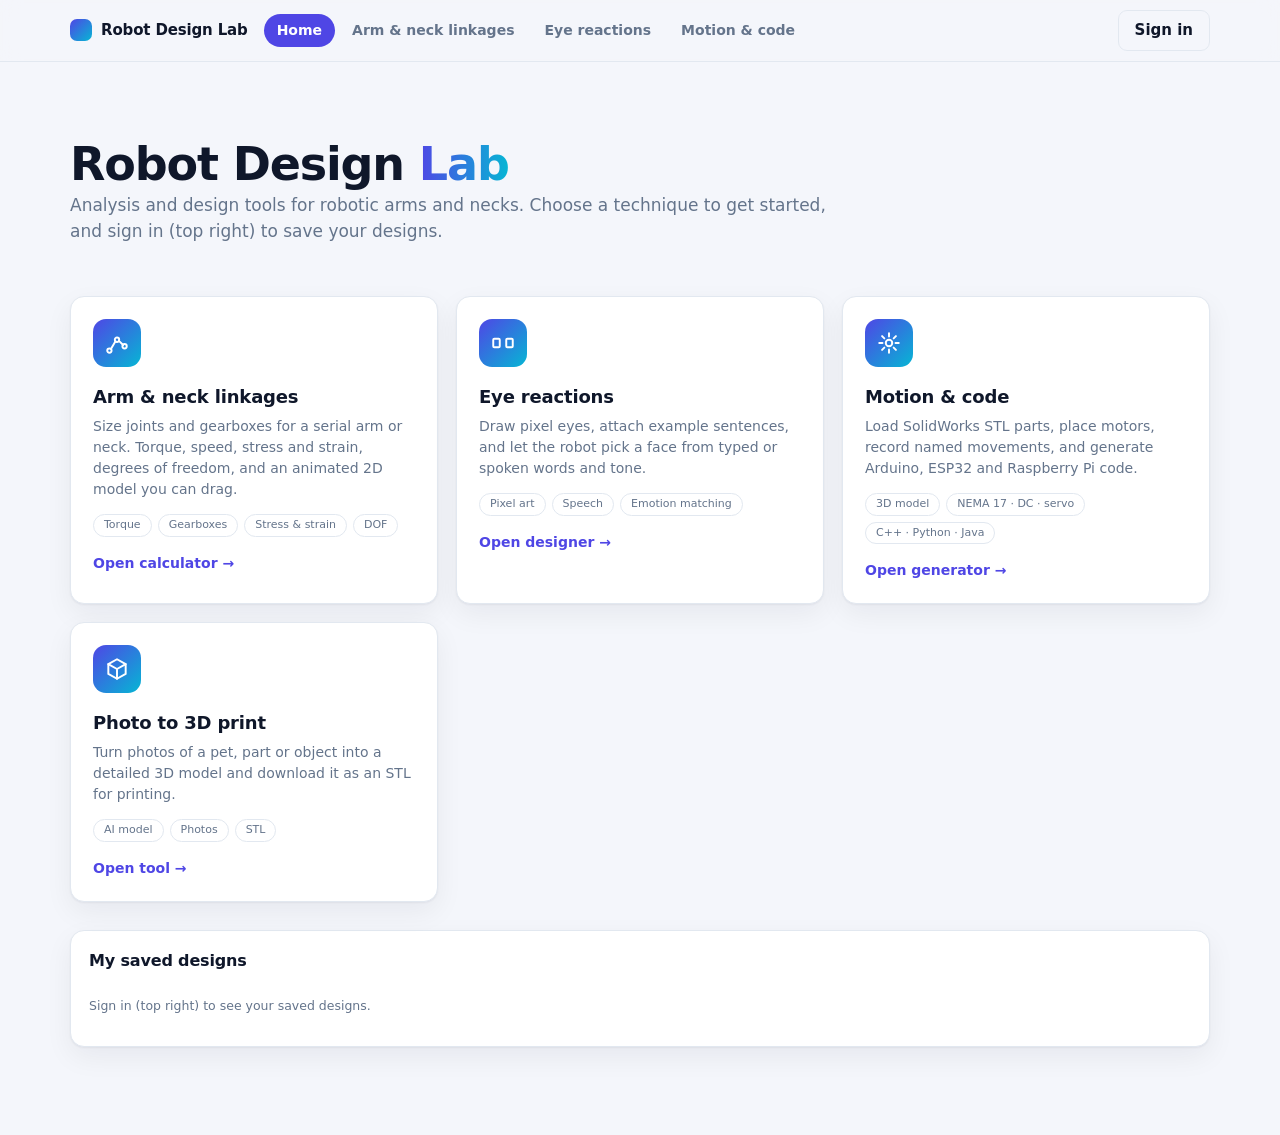
<file: index.html>
<!DOCTYPE html>
<html lang="en"><head><meta charset="utf-8"><meta name="viewport" content="width=device-width,initial-scale=1">
<title>Home · Robot Design Lab</title><link rel="stylesheet" href="style.css"></head>
<body data-page="home"><div id="nav"></div><main class="wrap">
<section class="hero"><h1>Robot Design <span class="grad">Lab</span></h1>
<p class="s" style="font-size:17px">Analysis and design tools for robotic arms and necks. Choose a technique to get started, and sign in (top right) to save your designs.</p></section>
<div class="tools">
<!-- To add a tool: copy one of these cards, point href at the new page, and add the page to LINKS in common.js. -->
<a class="tool" href="arm.html"><div class="ico"><svg viewBox="0 0 24 24"><circle cx="5" cy="19" r="2"/><circle cx="12" cy="9" r="2"/><circle cx="19" cy="15" r="2"/><path d="M6.4 17.6L10.6 10.4M13.8 10l3.9 3.8"/></svg></div>
<h3>Arm &amp; neck linkages</h3><p>Size joints and gearboxes for a serial arm or neck. Torque, speed, stress and strain, degrees of freedom, and an animated 2D model you can drag.</p>
<div class="chips"><span class="chip">Torque</span><span class="chip">Gearboxes</span><span class="chip">Stress &amp; strain</span><span class="chip">DOF</span></div><div class="go">Open calculator →</div></a>
<a class="tool" href="eyes.html"><div class="ico"><svg viewBox="0 0 24 24"><rect x="3" y="8" width="6" height="8" rx="1"/><rect x="15" y="8" width="6" height="8" rx="1"/></svg></div>
<h3>Eye reactions</h3><p>Draw pixel eyes, attach example sentences, and let the robot pick a face from typed or spoken words and tone.</p>
<div class="chips"><span class="chip">Pixel art</span><span class="chip">Speech</span><span class="chip">Emotion matching</span></div><div class="go">Open designer →</div></a>
<a class="tool" href="motion.html"><div class="ico"><svg viewBox="0 0 24 24"><circle cx="12" cy="12" r="3"/><path d="M12 3v3M12 18v3M3 12h3M18 12h3M5.6 5.6l2.1 2.1M16.3 16.3l2.1 2.1M18.4 5.6l-2.1 2.1M7.7 16.3l-2.1 2.1"/></svg></div>
<h3>Motion &amp; code</h3><p>Load SolidWorks STL parts, place motors, record named movements, and generate Arduino, ESP32 and Raspberry Pi code.</p>
<div class="chips"><span class="chip">3D model</span><span class="chip">NEMA 17 · DC · servo</span><span class="chip">C++ · Python · Java</span></div><div class="go">Open generator →</div></a>
<a class="tool" href="photo3d.html"><div class="ico"><svg viewBox="0 0 24 24"><path d="M12 3l8 4.5v9L12 21l-8-4.5v-9z"/><path d="M12 12l8-4.5M12 12v9M12 12L4 7.5"/></svg></div>
<h3>Photo to 3D print</h3><p>Turn photos of a pet, part or object into a detailed 3D model and download it as an STL for printing.</p>
<div class="chips"><span class="chip">AI model</span><span class="chip">Photos</span><span class="chip">STL</span></div><div class="go">Open tool →</div></a>
</div>
<div class="card"><h2>My saved designs</h2><div id="dl2" class="w"></div></div>
</main>
<script src="config.js"></script><script src="common.js"></script>
</body></html>
</file>
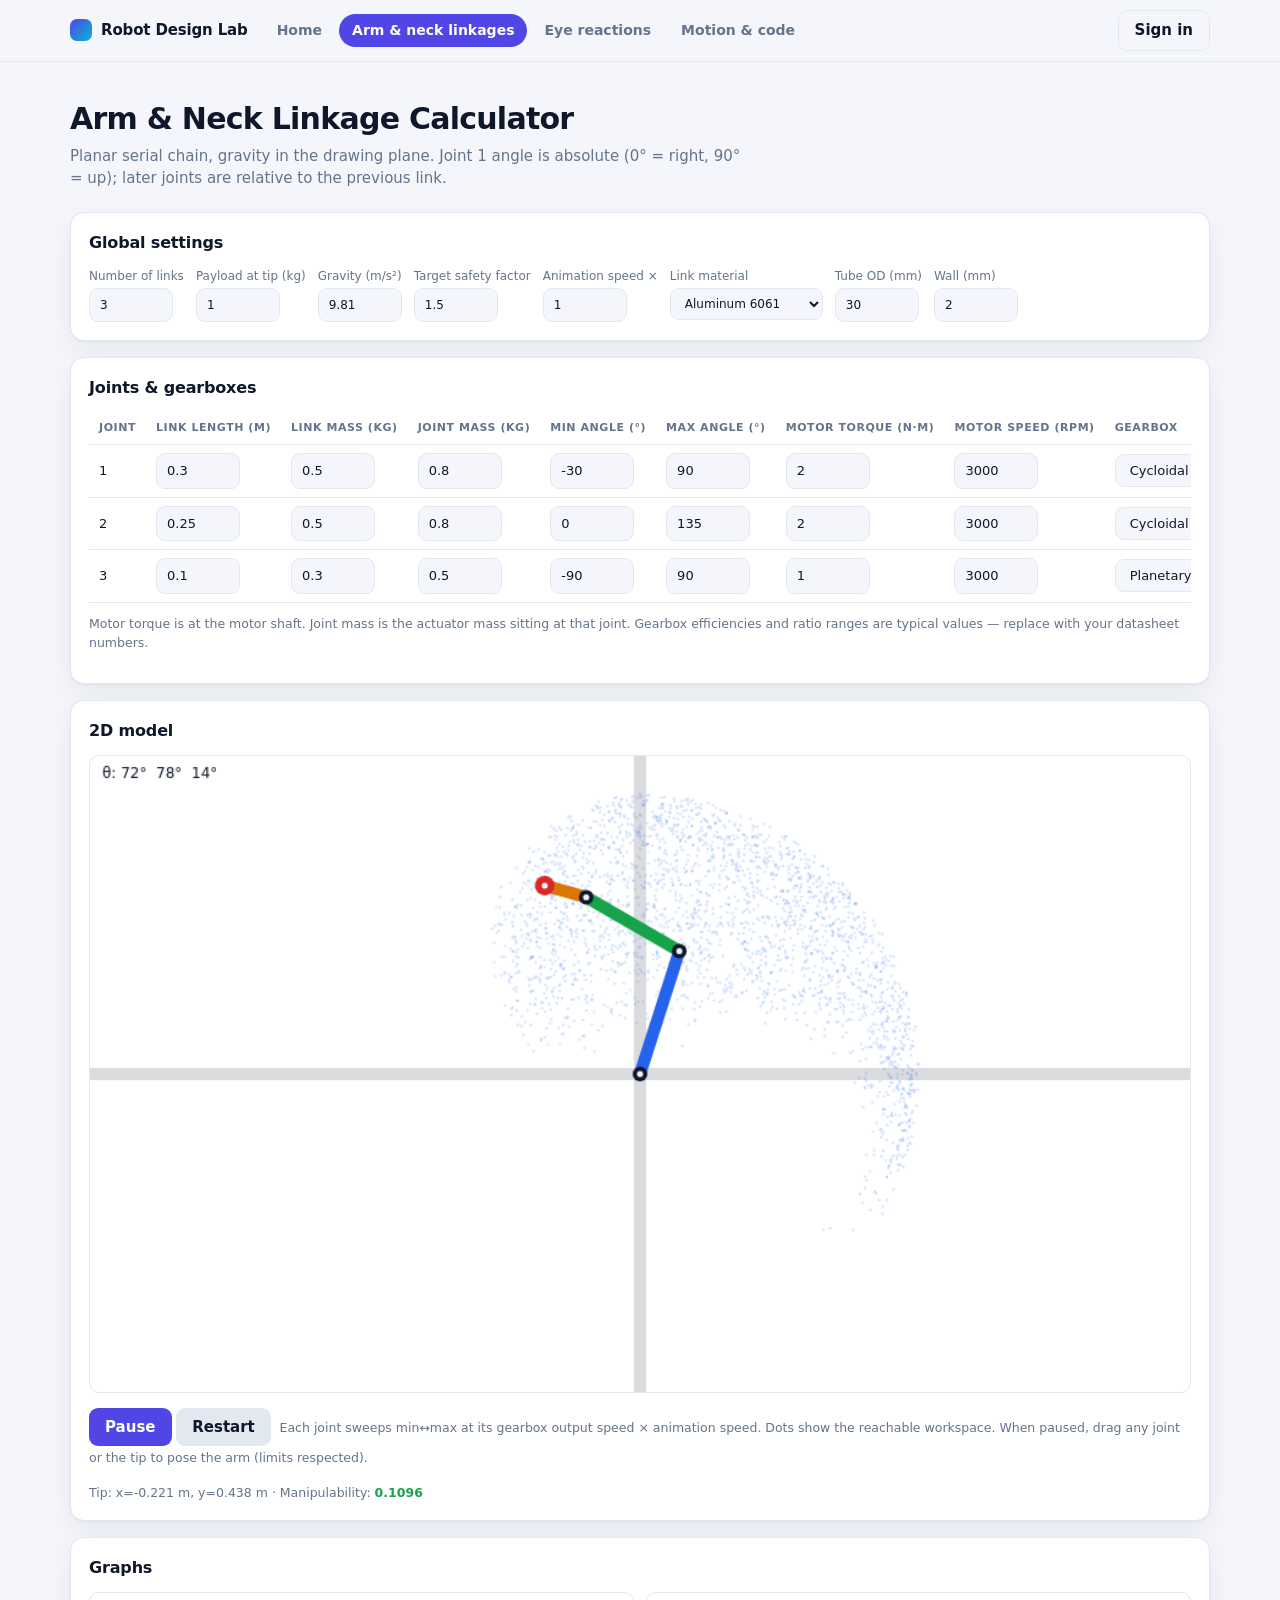
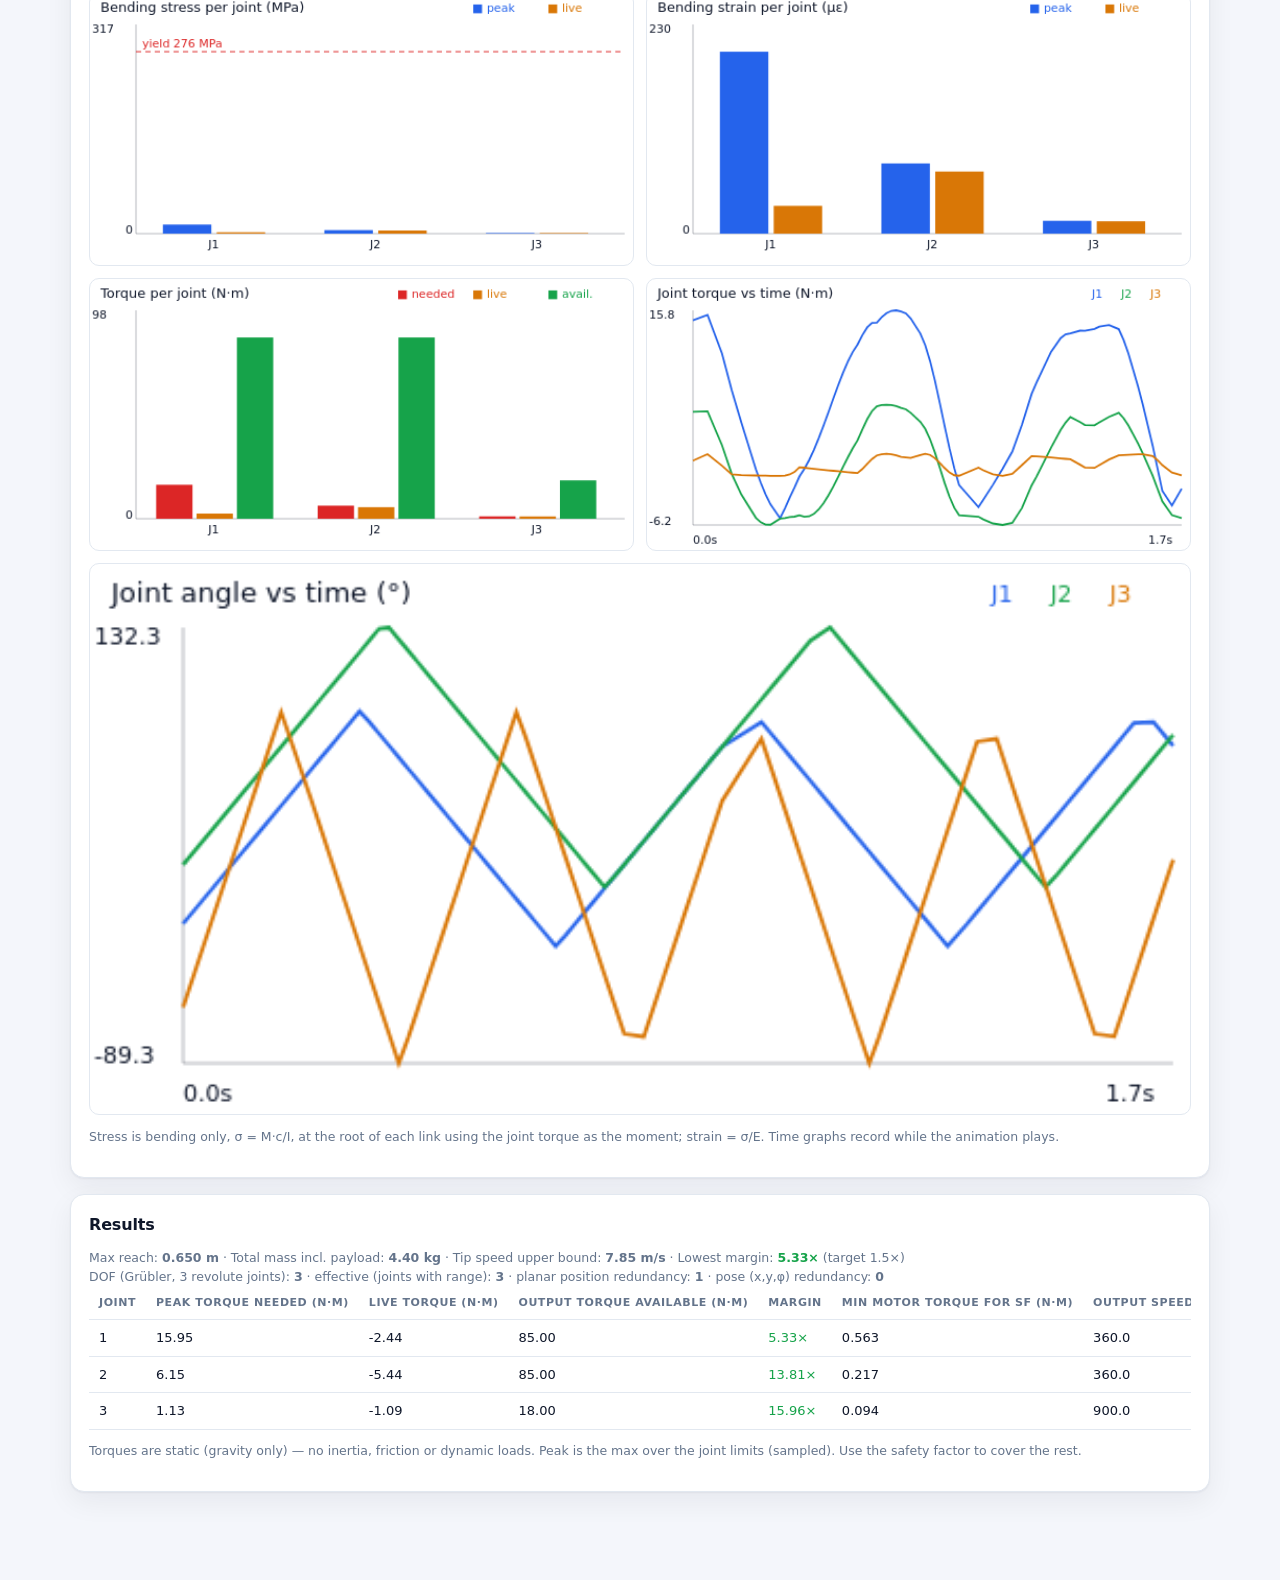
<file: arm.html>
<!DOCTYPE html>
<html lang="en"><head><meta charset="utf-8"><meta name="viewport" content="width=device-width,initial-scale=1">
<title>Arm & neck linkages · Robot Design Lab</title><link rel="stylesheet" href="style.css"></head>
<body data-page="linkage"><div id="nav"></div><main class="wrap">
<h1>Arm &amp; Neck Linkage Calculator</h1>
<p class="s">Planar serial chain, gravity in the drawing plane. Joint 1 angle is absolute (0° = right, 90° = up); later joints are relative to the previous link.</p>

<div class="card"><h2>Global settings</h2><div class="g">
<label>Number of links<input type="number" id="N" min="1" max="6" value="3"></label>
<label>Payload at tip (kg)<input type="number" id="pay" value="1" step="0.1" min="0"></label>
<label>Gravity (m/s²)<input type="number" id="grav" value="9.81" step="0.01"></label>
<label>Target safety factor<input type="number" id="sf" value="1.5" step="0.1" min="1"></label>
<label>Animation speed ×<input type="number" id="ts" value="1" step="0.25" min="0.1"></label>
<label>Link material<select id="mat"><option>Aluminum 6061</option><option>Steel 4140</option><option>Titanium Ti-6Al-4V</option><option>Carbon fiber tube</option><option>PLA (3D printed)</option></select></label>
<label>Tube OD (mm)<input type="number" id="od" value="30" min="1"></label>
<label>Wall (mm)<input type="number" id="wl" value="2" step="0.5" min="0.2"></label>
</div></div>

<div class="card"><h2>Joints &amp; gearboxes</h2><div class="w"><table id="in"></table></div>
<p class="n">Motor torque is at the motor shaft. Joint mass is the actuator mass sitting at that joint. Gearbox efficiencies and ratio ranges are typical values — replace with your datasheet numbers.</p></div>

<div class="card"><h2>2D model</h2>
<canvas id="c" width="900" height="520"></canvas>
<p><button id="pp">Pause</button> <button id="rs" style="background:var(--bd);color:var(--fg)">Restart</button>
<span class="n">&nbsp;Each joint sweeps min↔max at its gearbox output speed × animation speed. Dots show the reachable workspace. When paused, drag any joint or the tip to pose the arm (limits respected).</span></p><div id="pose" class="n"></div></div>

<div class="card"><h2>Graphs</h2><div class="g">
<div class="gr"><canvas id="g1" width="520" height="260"></canvas></div><div class="gr"><canvas id="g5" width="520" height="260"></canvas></div>
<div class="gr"><canvas id="g2" width="520" height="260"></canvas></div><div class="gr"><canvas id="g3" width="520" height="260"></canvas></div>
<div class="gr"><canvas id="g4" width="520" height="260"></canvas></div></div>
<p class="n">Stress is bending only, σ = M·c/I, at the root of each link using the joint torque as the moment; strain = σ/E. Time graphs record while the animation plays.</p></div>

<div class="card"><h2>Results</h2><div id="sum" class="n"></div><div class="w"><table id="out"></table></div>
<p class="n">Torques are static (gravity only) — no inertia, friction or dynamic loads. Peak is the max over the joint limits (sampled). Use the safety factor to cover the rest.</p></div>
</main>
<script src="config.js"></script><script src="common.js"></script>
<script>
const GB={
 'Spur':{e:r=>.95,lo:1,hi:10,note:'Backdrivable, some backlash'},
 'Planetary':{e:r=>.9,lo:3,hi:100,note:'Backdrivable, compact'},
 'Cycloidal':{e:r=>.85,lo:6,hi:120,note:'Shock tolerant, low backlash'},
 'Dual-disc cycloidal':{e:r=>.85,lo:10,hi:120,note:'Low ripple, low backlash'},
 'Worm':{e:r=>Math.max(.3,.75-.006*r),lo:5,hi:100,note:r=>r>20?'Self-locking (holds unpowered)':'May backdrive'},
 'Harmonic':{e:r=>.75,lo:30,hi:160,note:'Near-zero backlash'}};
const cv=$('c'), cx=cv.getContext('2d');
let pending=null,man=null,drag=-1,stress=[],avail=[],SEC={I:1,c:1,Y:1,E:1},hist=[],rows=[],play=true,t=0,last=performance.now(),samples=[],peak=[],reach=1,calc=null;
const D=[[.3,.5,.8,-30,90,2,3000,'Cycloidal',50],[.25,.5,.8,0,135,2,3000,'Cycloidal',50],[.1,.3,.5,-90,90,1,3000,'Planetary',20]];
const F=['L','m','jm','mn','mx','T','rpm','gb','r'];
function read(){return[...document.querySelectorAll('#in tr[data-i]')].map(tr=>{const o={};F.forEach(f=>{const e=tr.querySelector('.'+f);o[f]=f=='gb'?e.value:+e.value||0});return o})}
function build(){
 const n=Math.max(1,Math.min(6,+$('N').value||1)),old=pending||(rows.length?read():[]);pending=null;
 let h='<tr><th>Joint</th><th>Link length (m)</th><th>Link mass (kg)</th><th>Joint mass (kg)</th><th>Min angle (°)</th><th>Max angle (°)</th><th>Motor torque (N·m)</th><th>Motor speed (rpm)</th><th>Gearbox</th><th>Ratio</th></tr>';
 for(let i=0;i<n;i++){const d=old[i]||(D[i]?Object.fromEntries(F.map((f,k)=>[f,D[i][k]])):{L:.2,m:.3,jm:.4,mn:-90,mx:90,T:1,rpm:3000,gb:'Planetary',r:20});
  h+=`<tr data-i="${i}"><td>${i+1}</td>`+['L','m','jm','mn','mx','T','rpm'].map(f=>`<td><input type="number" class="${f}" step="any" value="${d[f]}"></td>`).join('')+
  `<td><select class="gb">${Object.keys(GB).map(k=>`<option${k==d.gb?' selected':''}>${k}</option>`).join('')}</select></td><td><input type="number" class="r" min="1" step="any" value="${d.r}"></td></tr>`}
 $('in').innerHTML=h;man=null;hist=[];
 $('in').querySelectorAll('input,select').forEach(e=>e.oninput=compute);compute();}
function fk(th){const P=[[0,0]],a=[];let s=0,x=0,y=0;for(let i=0;i<rows.length;i++){s+=th[i]*Math.PI/180;a.push(s);x+=rows[i].L*Math.cos(s);y+=rows[i].L*Math.sin(s);P.push([x,y])}return{P,a}}
function torques(th){const{P,a}=fk(th),g=+$('grav').value,pay=+$('pay').value,n=rows.length,T=[];
 for(let i=0;i<n;i++){let s=0;const x0=P[i][0];
  for(let j=i;j<n;j++)s+=rows[j].m*g*(P[j][0]+.5*rows[j].L*Math.cos(a[j])-x0);
  for(let j=i+1;j<n;j++)s+=rows[j].jm*g*(P[j][0]-x0);
  s+=pay*g*(P[n][0]-x0);T.push(s)}return T}
function compute(){
 rows=read();const n=rows.length;reach=rows.reduce((s,r)=>s+r.L,0)||1;
 samples=[];peak=Array(n).fill(0);const chk=th=>{const T=torques(th);T.forEach((v,i)=>peak[i]=Math.max(peak[i],Math.abs(v)));samples.push(fk(th).P[n])};
 const k=Array(n).fill(0);for(let c=0;c<Math.pow(3,n);c++){let q=c;chk(rows.map(r=>{const v=q%3;q=Math.floor(q/3);return r.mn+(r.mx-r.mn)*v/2}))}
 for(let c=0;c<2500;c++)chk(rows.map(r=>r.mn+Math.random()*(r.mx-r.mn)));
 const sf=+$('sf').value||1;let h='<tr><th>Joint</th><th>Peak torque needed (N·m)</th><th>Live torque (N·m)</th><th>Output torque available (N·m)</th><th>Margin</th><th>Min motor torque for SF (N·m)</th><th>Output speed (°/s)</th><th>Power @ peak (W)</th><th>Peak stress (MPa)</th><th>Peak strain (µε)</th><th>Stress SF</th><th>Gearbox notes</th></tr>';
 stress=[];avail=[];
 const MT={'Aluminum 6061':[69,276],'Steel 4140':[205,415],'Titanium Ti-6Al-4V':[114,880],'Carbon fiber tube':[70,600],'PLA (3D printed)':[3.5,50]};
 const mm=MT[$('mat').value]||MT['Aluminum 6061'],M={E:mm[0],Y:mm[1]},Do=(+$('od').value||1)/1000,Di=Math.max(0,Do-2*(+$('wl').value||0)/1000),I=Math.PI/64*(Do**4-Di**4),c=Do/2;SEC={I,c,Y:M.Y,E:M.E};
 let minM=1e9,tip=0,mass=+$('pay').value;
 rows.forEach((r,i)=>{const sg=peak[i]*c/I/1e6,ssf=sg>0?M.Y/sg:99,scl=ssf>=sf?'ok':ssf>=1?'warn':'bad';stress[i]=sg;const G=GB[r.gb],e=G.e(r.r),av=r.T*r.r*e,mg=peak[i]>0?av/peak[i]:99,w=r.rpm*6/Math.max(r.r,1e-6),pw=peak[i]*w*Math.PI/180,need=peak[i]*sf/(r.r*e||1);
  minM=Math.min(minM,mg);mass+=r.m+r.jm;avail[i]=av;
  let note=typeof G.note=='function'?G.note(r.r):G.note;note+=` · η≈${(e*100).toFixed(0)}%`;
  if(r.r<G.lo||r.r>G.hi)note+=` · <span class="warn">ratio outside typical ${G.lo}–${G.hi}</span>`;
  const cl=mg>=sf?'ok':mg>=1?'warn':'bad';
  h+=`<tr><td>${i+1}</td><td>${peak[i].toFixed(2)}</td><td id="lt${i}">–</td><td>${av.toFixed(2)}</td><td class="${cl}">${mg>=99?'∞':mg.toFixed(2)+'×'}</td><td>${need.toFixed(3)}</td><td>${w.toFixed(1)}</td><td>${pw.toFixed(1)}</td><td>${sg.toFixed(1)}</td><td>${(sg/M.E*1000).toFixed(0)}</td><td class="${scl}">${ssf>=99?'∞':ssf.toFixed(2)+'×'}</td><td>${note}</td></tr>`;
  let rr=0;for(let j=i;j<n;j++)rr+=rows[j].L;tip+=w*Math.PI/180*rr});
 $('out').innerHTML=h;
 $('sum').innerHTML=`Max reach: <b>${reach.toFixed(3)} m</b> · Total mass incl. payload: <b>${mass.toFixed(2)} kg</b> · Tip speed upper bound: <b>${tip.toFixed(2)} m/s</b> · Lowest margin: <b class="${minM>=sf?'ok':minM>=1?'warn':'bad'}">${minM>=99?'∞':minM.toFixed(2)+'×'}</b> (target ${sf}×)<br>DOF (Grübler, ${n} revolute joints): <b>${n}</b> · effective (joints with range): <b>${rows.filter(r=>r.mx>r.mn).length}</b> · planar position redundancy: <b>${Math.max(0,n-2)}</b> · pose (x,y,φ) redundancy: <b>${Math.max(0,n-3)}</b>`;}
function angles(){if(!play&&man&&man.length==rows.length)return man;const sc=+$('ts').value||1;return rows.map(r=>{const R=r.mx-r.mn;if(R<=0)return r.mn;const w=r.rpm*6/Math.max(r.r,1e-6)*sc;let u=(w*t/R)%2;return r.mn+R*(u<1?u:2-u)})}
function draw(){
 const W=cv.width,H=cv.height,s=.44*Math.min(W,H)/reach,ox=W/2,oy=H/2,X=p=>ox+p[0]*s,Y=p=>oy-p[1]*s;
 cv.style.cursor=play?'default':'grab';cx.clearRect(0,0,W,H);const css=getComputedStyle(document.body),fg=css.color;
 cx.strokeStyle=fg;cx.globalAlpha=.15;cx.beginPath();cx.moveTo(0,oy);cx.lineTo(W,oy);cx.moveTo(ox,0);cx.lineTo(ox,H);cx.stroke();
 cx.fillStyle='#2563eb';cx.globalAlpha=.18;samples.forEach(p=>cx.fillRect(X(p)-1,Y(p)-1,2,2));cx.globalAlpha=1;
 const th=angles(),{P}=fk(th),n=rows.length,cols=['#2563eb','#16a34a','#d97706','#9333ea','#dc2626','#0891b2'];
 cx.lineCap='round';
 for(let i=0;i<n;i++){cx.strokeStyle=cols[i%6];cx.lineWidth=10;cx.beginPath();cx.moveTo(X(P[i]),Y(P[i]));cx.lineTo(X(P[i+1]),Y(P[i+1]));cx.stroke()}
 for(let i=0;i<=n;i++){cx.fillStyle=i<n?fg:'#dc2626';cx.beginPath();cx.arc(X(P[i]),Y(P[i]),i<n?6:8,0,7);cx.fill();cx.fillStyle=css.backgroundColor;cx.beginPath();cx.arc(X(P[i]),Y(P[i]),2.5,0,7);cx.fill()}
 cx.fillStyle=fg;cx.font='12px system-ui';cx.fillText('θ: '+th.map(v=>v.toFixed(0)+'°').join('  '),10,18);
 const T=torques(th);T.forEach((v,i)=>{const e=$('lt'+i);if(e)e.textContent=v.toFixed(2)});
 const E=P[n],J=[0,0,0];for(let i=0;i<n;i++){const dx=-(E[1]-P[i][1]),dy=E[0]-P[i][0];J[0]+=dx*dx;J[1]+=dx*dy;J[2]+=dy*dy}
 const w=Math.sqrt(Math.max(0,J[0]*J[2]-J[1]*J[1])),sing=n>1&&w<.02*reach*reach;
 $('pose').innerHTML=`Tip: x=${E[0].toFixed(3)} m, y=${E[1].toFixed(3)} m`+(n>1?` · Manipulability: <b class="${sing?'bad':'ok'}">${w.toFixed(4)}</b>${sing?' (near singularity)':''}`:'');
 if(play){hist.push({t,T,th});if(hist.length>600)hist.shift()}
 drawGraphs(T);}
function loop(now){const dt=(now-last)/1000;last=now;if(play&&rows.length)t+=Math.min(dt,.1);if(rows.length)draw();requestAnimationFrame(loop)}
$('pp').onclick=()=>{if(play)man=angles();play=!play;$('pp').textContent=play?'Pause':'Play'};
$('rs').onclick=()=>{t=0;hist=[];if(!play)man=null};
const GC=['#2563eb','#16a34a','#d97706','#9333ea','#dc2626','#0891b2'];
function frame(id,title){const c=$(id),x=c.getContext('2d'),fg=getComputedStyle(document.body).color;x.clearRect(0,0,c.width,c.height);x.fillStyle=fg;x.font='13px system-ui';x.fillText(title,10,18);return{x,W:c.width,H:c.height,fg}}
function axes(x,fg,L,T0,B,W){x.strokeStyle=fg;x.globalAlpha=.3;x.lineWidth=1;x.beginPath();x.moveTo(L,T0);x.lineTo(L,B);x.lineTo(W-8,B);x.stroke();x.globalAlpha=1;x.font='11px system-ui';x.fillStyle=fg}
function bars(id,title,lb,series,ref){const{x,W,H,fg}=frame(id,title),L=44,B=H-30,T0=30,mx=Math.max(1e-9,...series.flatMap(s=>s.v),ref||0)*1.15;
 axes(x,fg,L,T0,B,W);x.fillText(mx.toFixed(mx<10?2:0),2,T0+8);x.fillText('0',L-10,B);
 const gw=(W-L-12)/lb.length,bw=gw/(series.length+1);
 lb.forEach((l,i)=>{x.fillStyle=fg;x.fillText(l,L+i*gw+gw/2-8,B+14);series.forEach((s,k)=>{const h=(B-T0)*(s.v[i]||0)/mx;x.fillStyle=s.c;x.fillRect(L+i*gw+bw*(k+.5),B-h,bw*.9,h)})});
 series.forEach((s,k)=>{x.fillStyle=s.c;x.fillText('■ '+s.n,W-10-(series.length-k)*72,18)});
 if(ref){const y=B-(B-T0)*ref/mx;x.strokeStyle='#dc2626';x.setLineDash([5,4]);x.beginPath();x.moveTo(L,y);x.lineTo(W-8,y);x.stroke();x.setLineDash([]);x.fillStyle='#dc2626';x.fillText('yield '+ref+' MPa',L+6,y-4)}}
function lines(id,title,f,n){const{x,W,H,fg}=frame(id,title),L=44,B=H-24,T0=30;if(hist.length<2)return;
 const vs=hist.map(f),all=vs.flat(),lo=Math.min(0,...all),hi=Math.max(1e-9,...all),t0=hist[0].t,t1=hist[hist.length-1].t;
 const X=q=>L+(W-L-8)*(q-t0)/Math.max(1e-9,t1-t0),Y=v=>B-(B-T0)*(v-lo)/(hi-lo||1);
 axes(x,fg,L,T0,B,W);x.fillText(hi.toFixed(1),2,T0+8);x.fillText(lo.toFixed(1),2,B);x.fillText(t0.toFixed(1)+'s',L,H-6);x.fillText(t1.toFixed(1)+'s',W-40,H-6);
 for(let i=0;i<n;i++){x.strokeStyle=x.fillStyle=GC[i%6];x.lineWidth=1.8;x.beginPath();hist.forEach((h,k)=>{const px=X(h.t),py=Y(vs[k][i]);k?x.lineTo(px,py):x.moveTo(px,py)});x.stroke();x.fillText('J'+(i+1),W-10-(n-i)*28,18)}}
function drawGraphs(T){const n=rows.length,lb=rows.map((_,i)=>'J'+(i+1)),ls=T.map(v=>Math.abs(v)*SEC.c/SEC.I/1e6);
 bars('g1','Bending stress per joint (MPa)',lb,[{n:'peak',c:'#2563eb',v:stress},{n:'live',c:'#d97706',v:ls}],SEC.Y);
 bars('g5','Bending strain per joint (µε)',lb,[{n:'peak',c:'#2563eb',v:stress.map(v=>v/SEC.E*1000)},{n:'live',c:'#d97706',v:ls.map(v=>v/SEC.E*1000)}]);
 bars('g2','Torque per joint (N·m)',lb,[{n:'needed',c:'#dc2626',v:peak},{n:'live',c:'#d97706',v:T.map(Math.abs)},{n:'avail.',c:'#16a34a',v:avail}]);
 lines('g3','Joint torque vs time (N·m)',h=>h.T,n);lines('g4','Joint angle vs time (°)',h=>h.th,n)}
const pt=e=>{const r=cv.getBoundingClientRect();return[(e.clientX-r.left)*cv.width/r.width,(e.clientY-r.top)*cv.height/r.height]};
const sc=()=>.44*Math.min(cv.width,cv.height)/reach;
cv.style.touchAction='none';
cv.onpointerdown=e=>{if(play||!rows.length)return;const[px,py]=pt(e),s=sc(),ox=cv.width/2,oy=cv.height/2,{P}=fk(angles());let b=-1,bd=30;
 P.forEach((p,k)=>{if(!k)return;const d=Math.hypot(ox+p[0]*s-px,oy-p[1]*s-py);if(d<bd){bd=d;b=k}});
 drag=b;if(b>0){if(!man||man.length!=rows.length)man=angles().slice();cv.setPointerCapture(e.pointerId);cv.style.cursor='grabbing'}};
cv.onpointermove=e=>{if(drag<1||play)return;const[px,py]=pt(e),s=sc(),tx=(px-cv.width/2)/s,ty=(cv.height/2-py)/s;
 for(let it=0;it<30;it++)for(let i=drag-1;i>=0;i--){const P=fk(man).P,p=P[i],q=P[drag];
  let d=(Math.atan2(ty-p[1],tx-p[0])-Math.atan2(q[1]-p[1],q[0]-p[0]))*180/Math.PI;d=((d%360)+540)%360-180;
  man[i]=Math.max(rows[i].mn,Math.min(rows[i].mx,man[i]+d))}};
cv.onpointerup=cv.onpointercancel=()=>{drag=-1};
['N'].forEach(id=>$(id).oninput=build);['pay','grav','sf','ts','mat','od','wl'].forEach(id=>$(id).oninput=compute);
build();requestAnimationFrame(loop);
</script>
<script>
window.PAGE={type:'linkage',capture:()=>({g:Object.fromEntries(['N','pay','grav','sf','ts','mat','od','wl'].map(k=>[k,$(k).value])),rows:read()}),apply:d=>{for(const k in d.g)$(k).value=d.g[k];pending=d.rows;build()}};
</script>
</body></html>
</file>
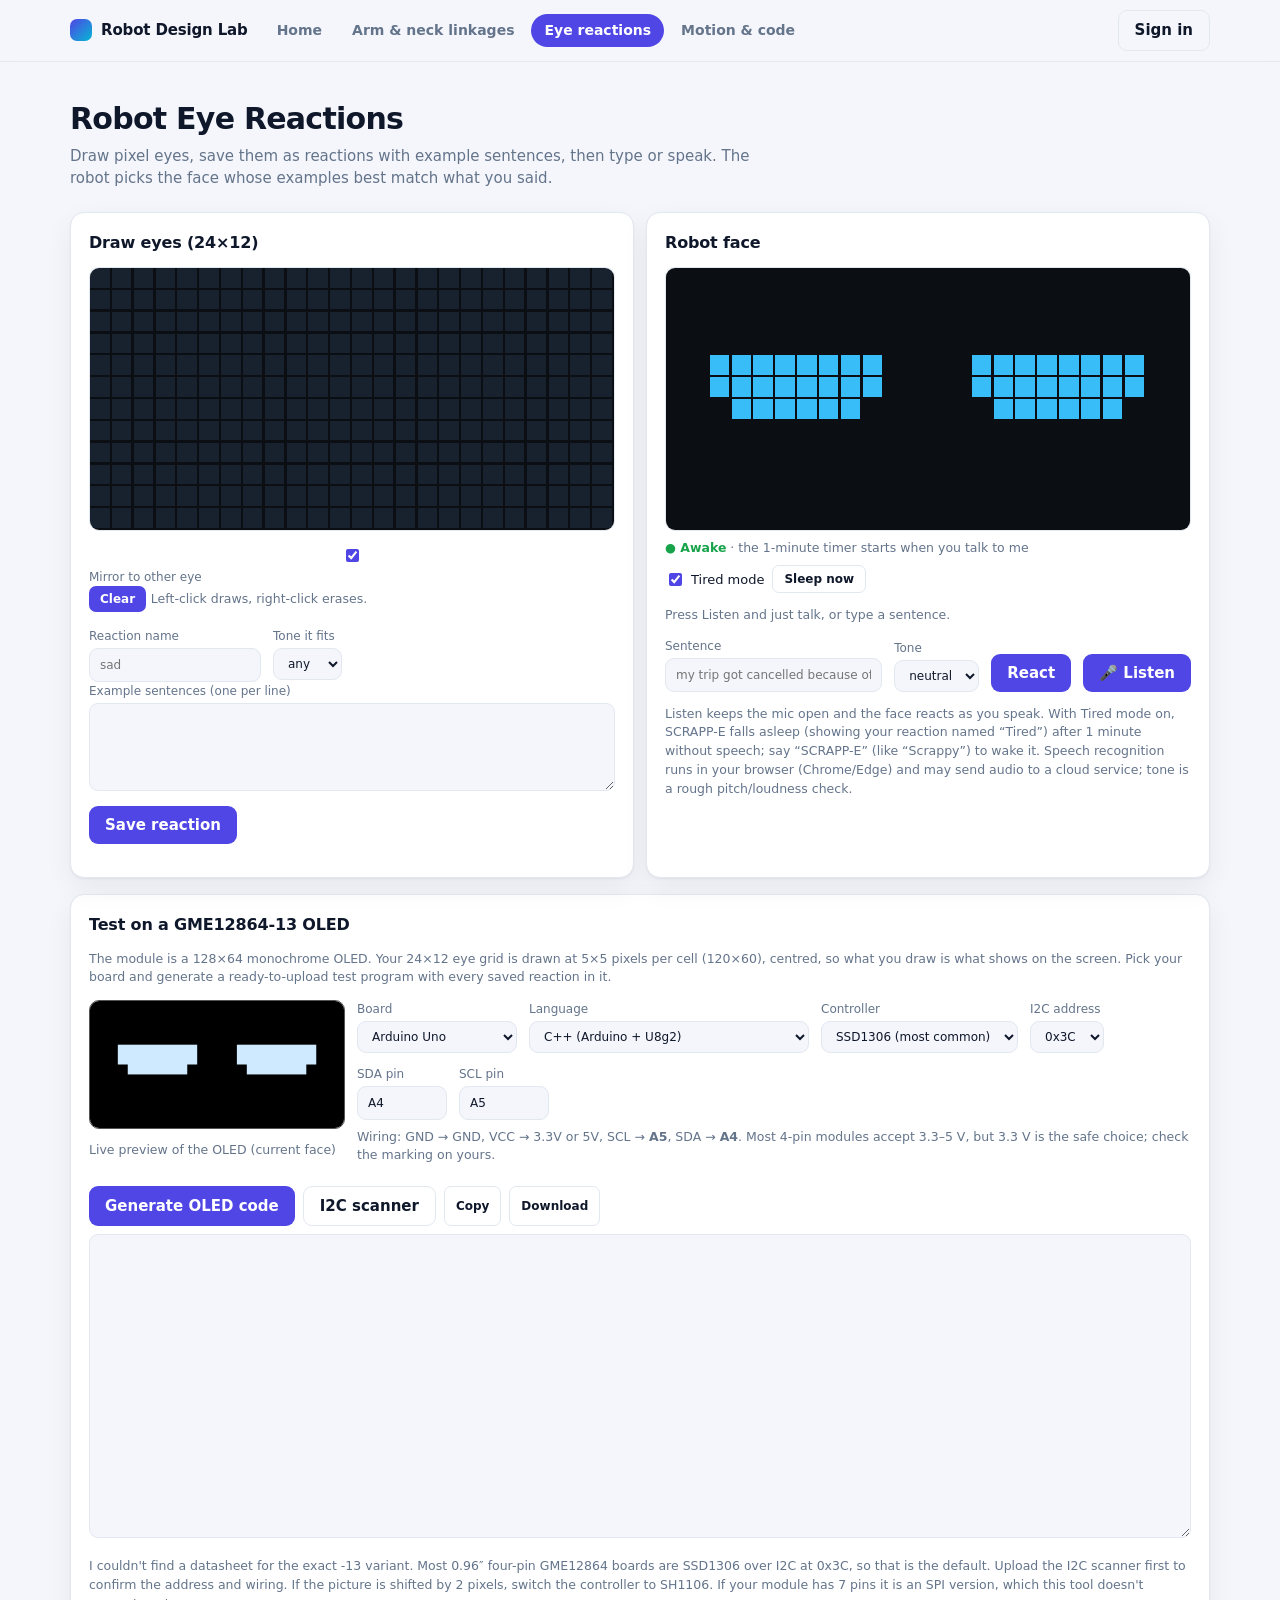
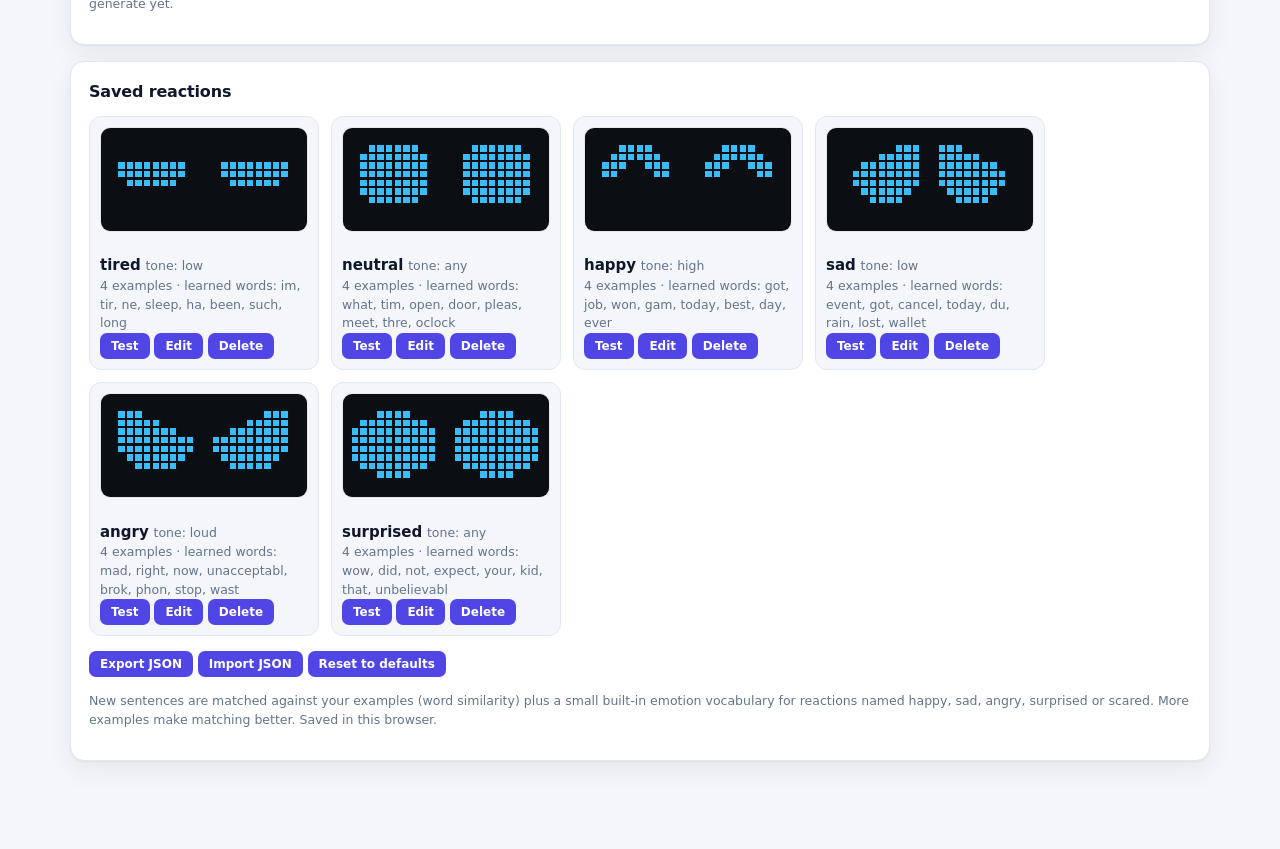
<file: eyes.html>
<!DOCTYPE html>
<html lang="en"><head><meta charset="utf-8"><meta name="viewport" content="width=device-width,initial-scale=1">
<title>Eye reactions · Robot Design Lab</title><link rel="stylesheet" href="style.css"></head>
<body data-page="eyes"><div id="nav"></div><main class="wrap">
<h1>Robot Eye Reactions</h1>
<p class="s">Draw pixel eyes, save them as reactions with example sentences, then type or speak. The robot picks the face whose examples best match what you said.</p>
<div class="g">
<div class="card" style="flex:1 1 420px"><h2>Draw eyes (24×12)</h2><canvas id="ed" width="480" height="240"></canvas>
<p><label><input type="checkbox" id="mir" checked> Mirror to other eye</label> <button id="clr" class="sm">Clear</button> <span class="n">Left-click draws, right-click erases.</span></p>
<div class="g"><label>Reaction name<input id="rn" placeholder="sad"></label><label>Tone it fits<select id="rt"><option>any</option><option>low</option><option>high</option><option>loud</option></select></label></div>
<label class="n">Example sentences (one per line)<textarea id="rx" rows="4" style="width:100%"></textarea></label>
<p><button id="sv">Save reaction</button></p></div>
<div class="card" style="flex:1 1 420px"><h2>Robot face</h2><canvas id="pv" width="480" height="240"></canvas>
<div class="row between" style="margin:8px 0;align-items:center"><span id="slp" class="n"></span><span class="row" style="align-items:center"><label style="flex-direction:row;align-items:center;gap:6px;font-size:13px;color:var(--fg)"><input type="checkbox" id="tm" checked> Tired mode</label><button id="zz" class="sm ghost">Sleep now</button></span></div>
<p id="res" class="n">Press Listen and just talk, or type a sentence.</p>
<div class="g" style="align-items:end"><label style="flex:1 1 200px">Sentence<input id="tx" placeholder="my trip got cancelled because of the storm" style="width:100%"></label>
<label>Tone<select id="tn"><option>neutral</option><option>low</option><option>high</option><option>loud</option></select></label>
<button id="go">React</button><button id="mic">🎤 Listen</button></div>
<p class="n">Listen keeps the mic open and the face reacts as you speak. With Tired mode on, SCRAPP-E falls asleep (showing your reaction named “Tired”) after 1 minute without speech; say “SCRAPP-E” (like “Scrappy”) to wake it. Speech recognition runs in your browser (Chrome/Edge) and may send audio to a cloud service; tone is a rough pitch/loudness check.</p></div></div>
<div class="card"><h2>Test on a GME12864-13 OLED</h2>
<p class="n">The module is a 128×64 monochrome OLED. Your 24×12 eye grid is drawn at 5×5 pixels per cell (120×60), centred, so what you draw is what shows on the screen. Pick your board and generate a ready-to-upload test program with every saved reaction in it.</p>
<div class="g"><div style="flex:0 0 auto"><canvas id="oled" width="256" height="128" style="width:256px;max-width:100%;border-color:#555"></canvas><p class="n">Live preview of the OLED (current face)</p></div>
<div style="flex:1 1 340px"><div class="g" style="align-items:end"><label>Board<select id="ob"><option value="uno">Arduino Uno</option><option value="mega">Arduino Mega 2560</option><option value="esp32">ESP32</option><option value="esp32s3">ESP32-S3</option><option value="pi5">Raspberry Pi 5</option></select></label>
<label>Language<select id="ol"><option value="cpp">C++ (Arduino + U8g2)</option><option value="python">Python (Pi 5 luma / ESP32 MicroPython)</option></select></label>
<label>Controller<select id="oc"><option value="SSD1306">SSD1306 (most common)</option><option value="SH1106">SH1106</option></select></label>
<label>I2C address<select id="oa"><option>0x3C</option><option>0x3D</option></select></label>
<label>SDA pin<input id="osda" style="width:90px"></label><label>SCL pin<input id="oscl" style="width:90px"></label></div>
<p id="onote" class="n" style="margin-top:8px"></p></div></div>
<div class="row" style="margin:8px 0"><button id="ogen">Generate OLED code</button><button id="oscan" class="ghost">I2C scanner</button><button id="ocp" class="sm ghost">Copy</button><button id="odw" class="sm ghost">Download</button></div>
<div id="ow" class="n"></div><textarea id="ocode" rows="16" style="width:100%;font-family:monospace;font-size:12px" readonly></textarea>
<p class="n">I couldn't find a datasheet for the exact -13 variant. Most 0.96″ four-pin GME12864 boards are SSD1306 over I2C at 0x3C, so that is the default. Upload the I2C scanner first to confirm the address and wiring. If the picture is shifted by 2 pixels, switch the controller to SH1106. If your module has 7 pins it is an SPI version, which this tool doesn't generate yet.</p></div>
<div class="card"><h2>Saved reactions</h2><div id="rl" class="g"></div>
<p><button id="xp" class="sm">Export JSON</button> <button id="im" class="sm">Import JSON</button> <button id="rd" class="sm">Reset to defaults</button></p><textarea id="jo" rows="5" style="width:100%;display:none"></textarea>
<p class="n">New sentences are matched against your examples (word similarity) plus a small built-in emotion vocabulary for reactions named happy, sad, angry, surprised or scared. More examples make matching better. Saved in this browser.</p></div>
</main>
<script src="config.js"></script><script src="common.js"></script>
<script>
(()=>{
const W=24,H=12;
const HALF={
tired:["............","............","..########..","..########..","...######...","............","............","............"],
neutral:["...######...","..########..","..########..","..########..","..########..","..########..","...######...","............"],
happy:["....####....","...######...","..###..###..","..##....##..","............","............","............","............"],
sad:["........###.","......#####.","....#######.","...########.","...########.","....######..",".....####...","............"],
angry:["..###.......","..#####.....","..#######...","..#########.","..#########.","...#######..","....#####...","............"],
surprised:["....####....","..########..",".##########.",".##########.",".##########.",".##########.","..########..","....####...."]};
const EX={tired:["I'm so tired","I need to sleep","it has been such a long day","I'm exhausted and sleepy"],happy:["I got the job!","we won the game today","this is the best day ever","thank you so much, I love it"],
sad:["my event got cancelled today due to the rain","I lost my wallet and feel terrible","my dog passed away yesterday","nobody came to my birthday"],
angry:["I am so mad at you right now","this is unacceptable, you broke my phone","stop wasting my time","I hate being lied to"],
surprised:["wow I did not expect that","you're kidding, that's unbelievable","whoa, what was that noise","I can't believe it, a surprise!"],
neutral:["what time is it","open the door please","the meeting is at three o'clock","tell me the weather"]};
const LEX={tired:"tired sleepy exhausted sleep yawn drained rest",happy:"happy glad great love awesome wonderful yay won win excited joy fun thank congratulations best amazing good celebrate",
sad:"sad cancel lost lose cry rain die death passed miss lonely alone sorry unfortunately terrible hurt depressed fail disappointed grief tears sick storm",
angry:"angry mad hate furious annoyed stupid unacceptable rude liar lie yell wasting ruined damn",
surprised:"wow surprise unexpected unbelievable suddenly shocked kidding whoa omg incredible sudden",
scared:"scared afraid fear terrified dark danger nightmare panic scream"};
const STOP=new Set("the a an is am are i my me to of it and in on at you that this was be for so we do im its".split(' '));
const st=w=>w.replace(/'/g,'').replace(/(ing|ed|es|s|ly|e)$/,'').replace(/(.)\1$/,'$1');
const tk=t=>(t.toLowerCase().match(/[a-z']+/g)||[]).filter(w=>!STOP.has(w)&&w.length>1).map(st);
const esc=t=>String(t).replace(/[&<>]/g,c=>({'&':'&amp;','<':'&lt;','>':'&gt;'}[c]));
function mk(k){const a=Array(W*H).fill('0');HALF[k].forEach((row,y)=>[...row].forEach((ch,x)=>{if(ch=='#'){a[(y+2)*W+x]='1';a[(y+2)*W+W-1-x]='1'}}));return a.join('')}
let R=[];try{R=JSON.parse(localStorage.getItem('eyeR')||'[]')}catch(e){}
function defaults(){R=Object.keys(HALF).map(k=>({name:k,tone:{happy:'high',angry:'loud',sad:'low',tired:'low'}[k]||'any',px:mk(k),ex:EX[k].slice()}))}
if(!R.length)defaults();else if(!localStorage.getItem('eyeTiredSeed')&&!R.some(r=>r.name.toLowerCase()=='tired')){R.push({name:'Tired',tone:'low',px:mk('tired'),ex:EX.tired.slice()});try{localStorage.setItem('eyeR',JSON.stringify(R))}catch(e){}}
try{localStorage.setItem('eyeTiredSeed','1')}catch(e){}
const store=()=>{try{localStorage.setItem('eyeR',JSON.stringify(R))}catch(e){}};
let ed=Array(W*H).fill('0'),cur=0,rec=null,ac=null,ms=null,tid=0,acc=[];
function grid(c,px,cell,ln,blink){const x=c.getContext('2d'),g=cell>6?2:1;x.fillStyle='#0b0f14';x.fillRect(0,0,c.width,c.height);
 for(let i=0;i<W*H;i++){const gx=i%W,gy=(i/W)|0,on=px[i]=='1'&&!(blink&&(gy<5||gy>6));if(on||ln){x.fillStyle=on?'#38bdf8':'#18222e';x.fillRect(gx*cell,gy*cell,cell-g,cell-g)}}}
const drawEd=()=>grid($('ed'),ed,20,true);
const tIdx=()=>R.findIndex(r=>r.name.toLowerCase()=='tired');
function render(){const i=(!awake&&tIdx()>=0)?tIdx():cur,c=$('pv');grid(c,R[i]?R[i].px:'0'.repeat(W*H),20,false,awake&&Date.now()%4200<160);
 if(!awake){const x=c.getContext('2d');x.fillStyle='#38bdf8';x.font='bold 22px system-ui';x.fillText('z Z z',400,40)}oledDraw(R[i]?R[i].px:'0'.repeat(W*H),awake&&Date.now()%4200<160)}
setInterval(render,100);
function show(i){cur=i;render()}
function model(){const docs=R.map(r=>{const d={};r.ex.forEach(e=>tk(e).forEach(w=>d[w]=(d[w]||0)+1));
 Object.keys(LEX).forEach(k=>{if(r.name.toLowerCase().includes(k))LEX[k].split(' ').forEach(w=>{w=st(w);d[w]=(d[w]||0)+1.5})});return d});
 const df={};docs.forEach(d=>Object.keys(d).forEach(w=>df[w]=(df[w]||0)+1));return{docs,idf:w=>Math.log(1+R.length/(df[w]||1))}}
function score(text,tone){const{docs,idf}=model(),q={};tk(text).forEach(w=>q[w]=(q[w]||0)+1);
 const qn=Math.sqrt(Object.keys(q).reduce((s,w)=>s+(q[w]*idf(w))**2,0))||1;
 return R.map((r,i)=>{const d=docs[i];let dot=0,dn=0;for(const w in d)dn+=(d[w]*idf(w))**2;for(const w in q)if(d[w])dot+=q[w]*d[w]*idf(w)**2;
  let s=dot/(qn*(Math.sqrt(dn)||1));if(tone!='neutral'&&r.tone==tone)s+=.2;return s})}
function react(txt){if(!R.length)return;const text=txt!=null?txt:$('tx').value,tone=$('tn').value,sc=score(text,tone);let b=0;sc.forEach((v,i)=>{if(v>sc[b])b=i});let note='';
 if(sc[b]<.05){const n=R.findIndex(r=>r.name.toLowerCase()=='neutral');if(n>=0){b=n;note=' (no strong match, defaulting to neutral)'}}
 const sum=sc.reduce((a,v)=>a+v,0)||1;show(b);
 $('res').innerHTML=`<b>${esc(R[b].name)}</b>${note} · tone: ${tone} · `+sc.map((v,i)=>[v,i]).sort((a,c)=>c[0]-a[0]).map(([v,i])=>`${esc(R[i].name)} ${Math.round(100*v/sum)}%`).join(', ')}
$('go').onclick=()=>hear($('tx').value);$('tx').onkeydown=e=>{if(e.key=='Enter')hear($('tx').value)};
const pitch=(b,sr)=>{let best=0,bl=0;for(let l=Math.floor(sr/500);l<Math.floor(sr/70);l++){let c=0;for(let i=0;i<1024;i++)c+=b[i]*b[i+l];if(c>best){best=c;bl=l}}return bl?sr/bl:0};
async function startTone(){try{ms=await navigator.mediaDevices.getUserMedia({audio:true});ac=new AudioContext();const an=ac.createAnalyser();an.fftSize=2048;ac.createMediaStreamSource(ms).connect(an);acc=[];const b=new Float32Array(2048);
 tid=setInterval(()=>{an.getFloatTimeDomainData(b);let s=0;for(const v of b)s+=v*v;const rms=Math.sqrt(s/b.length);if(rms>.01)acc.push({rms,f:pitch(b,ac.sampleRate),t:Date.now()});if(acc.length>60)acc.shift()},60)}catch(e){}}
function stopTone(){clearInterval(tid);if(ms)ms.getTracks().forEach(t=>t.stop());if(ac)ac.close();ac=ms=null}
function toneNow(){const a=acc.filter(x=>x.t>Date.now()-3000);if(!a.length)return'neutral';const r=a.reduce((s,x)=>s+x.rms,0)/a.length,fs=a.filter(x=>x.f).map(x=>x.f),f=fs.length?fs.reduce((x,y)=>x+y)/fs.length:0;return r>.12?'loud':f>230?'high':(f&&f<140&&r<.06)?'low':'neutral'}
// ---- SCRAPP-E: wake word, tired mode, continuous listening ----
let awake=true,armed=false,lastSpoke=Date.now(),want=false,lastT='',tiredOn=true;
try{tiredOn=localStorage.getItem('eyeTired')!=='0'}catch(e){}
$('tm').checked=tiredOn;
const WAKE=/^s[ck]ra+(p+(y|ie|ey|i|ee)|pp+-?e)$/,clean1=x=>x.toLowerCase().replace(/[^a-z-]/g,'');
function wakeScan(t){const w=t.trim().split(/\s+/),o=[];let found=false;
 for(let i=0;i<w.length;i++){const x=clean1(w[i]);if(WAKE.test(x)){found=true;continue}
  if(/^s[ck]rap+$/.test(x)&&/^(y|e|ee|ie)$/.test(clean1(w[i+1]||''))){found=true;i++;continue}o.push(w[i])}
 return{rest:o.join(' '),found}}
const neutralIdx=()=>R.findIndex(r=>r.name.toLowerCase()=='neutral');
function status(){const el=$('slp');if(!el)return;
 el.innerHTML=!tiredOn?'<b>● Tired mode off</b>':!awake?'<b class="warn">● Asleep</b> · say “SCRAPP-E” to wake me':'<b class="ok">● Awake</b>'+(armed?` · sleeps in ${Math.max(0,Math.ceil(60-(Date.now()-lastSpoke)/1000))}s without speech`:' · the 1-minute timer starts when you talk to me')}
function wakeUp(){awake=true;lastSpoke=Date.now();const n=neutralIdx();if(n>=0)show(n);else render();status()}
function sleep(){awake=false;render();status();if(tIdx()<0)$('res').textContent='SCRAPP-E fell asleep, but no reaction is named “Tired”. Draw one and save it with that name.';else $('res').textContent='Zzz… say “SCRAPP-E” to wake me.'}
function hear(t){const c=t.trim();if(!c)return;armed=true;lastSpoke=Date.now();const{rest,found}=wakeScan(c);
 if(!awake){if(!found){status();return}wakeUp();$('res').textContent='Awake!'}
 if(rest.trim())react(rest)}
$('tm').onchange=()=>{tiredOn=$('tm').checked;try{localStorage.setItem('eyeTired',tiredOn?'1':'0')}catch(e){}if(!tiredOn&&!awake)wakeUp();lastSpoke=Date.now();status()};
$('zz').onclick=()=>{tiredOn=true;$('tm').checked=true;try{localStorage.setItem('eyeTired','1')}catch(e){}armed=true;sleep()};
setInterval(()=>{if(tiredOn&&armed&&awake&&Date.now()-lastSpoke>60000)sleep();status()},1000);
function startRec(){const SR=window.SpeechRecognition||window.webkitSpeechRecognition;rec=new SR();rec.lang='en-US';rec.continuous=true;rec.interimResults=true;
 rec.onresult=e=>{const r=e.results[e.results.length-1],t=r[0].transcript;if(!r.isFinal&&t==lastT)return;lastT=r.isFinal?'':t;$('tx').value=t;$('tn').value=toneNow();hear(t)};
 rec.onerror=e=>{if(e.error=='not-allowed'||e.error=='service-not-allowed'){want=false;$('res').textContent='Microphone access was blocked.'}};
 rec.onend=()=>{rec=null;if(want)setTimeout(()=>{if(want&&!rec)startRec()},300);else{stopTone();$('mic').textContent='🎤 Listen'}};
 try{rec.start()}catch(e){}}
$('mic').onclick=()=>{const SR=window.SpeechRecognition||window.webkitSpeechRecognition;if(!SR){$('res').textContent='Speech recognition is not supported in this browser. Try Chrome or Edge.';return}
 if(want){want=false;if(rec)rec.stop();else{stopTone();$('mic').textContent='🎤 Listen'}return}
 want=true;armed=true;lastSpoke=Date.now();startTone();$('mic').textContent='⏹ Stop listening';$('res').textContent='Listening… just talk.';startRec()};
status();
const ec=$('ed');ec.style.touchAction='none';let paint=null;
const cell=e=>{const r=ec.getBoundingClientRect();return[Math.floor((e.clientX-r.left)/r.width*W),Math.floor((e.clientY-r.top)/r.height*H)]};
function setp(x,y,v){if(x<0||y<0||x>=W||y>=H)return;ed[y*W+x]=v;if($('mir').checked)ed[y*W+W-1-x]=v}
ec.onpointerdown=e=>{const[x,y]=cell(e);paint=e.button==2?'0':(ed[y*W+x]=='1'?'0':'1');ec.setPointerCapture(e.pointerId);setp(x,y,paint);drawEd()};
ec.onpointermove=e=>{if(!paint)return;const[x,y]=cell(e);setp(x,y,paint);drawEd()};
ec.onpointerup=ec.onpointercancel=()=>{paint=null};ec.oncontextmenu=e=>e.preventDefault();
$('clr').onclick=()=>{ed.fill('0');drawEd()};
$('sv').onclick=()=>{const n=$('rn').value.trim();if(!n){$('rn').focus();return}
 const o={name:n,tone:$('rt').value,px:ed.join(''),ex:$('rx').value.split('\n').map(x=>x.trim()).filter(Boolean)};
 const k=R.findIndex(r=>r.name.toLowerCase()==n.toLowerCase());if(k>=0)R[k]=o;else R.push(o);store();list();show(k>=0?k:R.length-1)};
function list(){const h=$('rl');h.innerHTML='';R.forEach((r,i)=>{const d=document.createElement('div');d.className='rc';
 const keys=[...new Set(r.ex.flatMap(tk))].slice(0,8).join(', ');
 d.innerHTML=`<canvas width="96" height="48"></canvas><br><b>${esc(r.name)}</b> <span class="n">tone: ${r.tone}</span><div class="n">${r.ex.length} examples · learned words: ${esc(keys)||'–'}</div><button class="sm" data-a="t">Test</button> <button class="sm" data-a="e">Edit</button> <button class="sm" data-a="d">Delete</button>`;
 grid(d.querySelector('canvas'),r.px,4,false);
 d.onclick=e=>{const a=e.target.dataset.a;if(a=='t'){awake=true;lastSpoke=Date.now();show(i);status()}if(a=='e'){$('rn').value=r.name;$('rt').value=r.tone;$('rx').value=r.ex.join('\n');ed=[...r.px];drawEd();show(i)}
  if(a=='d'){R.splice(i,1);store();list();cur=0;render()}};h.appendChild(d)})}
$('xp').onclick=()=>{$('jo').style.display='block';$('jo').value=JSON.stringify(R.map(r=>({name:r.name,tone:r.tone,width:W,height:H,pixels:r.px,examples:r.ex})),null,1)};
$('im').onclick=()=>{const j=$('jo');if(j.style.display=='none'){j.style.display='block';j.value='';j.placeholder='Paste exported JSON here, then press Import again';return}
 try{R=JSON.parse(j.value).map(o=>({name:String(o.name),tone:o.tone||'any',px:String(o.pixels).padEnd(W*H,'0').slice(0,W*H),ex:o.examples||[]}));store();list();cur=0;render()}catch(e){j.value='Could not read JSON: '+e.message}};
$('rd').onclick=()=>{defaults();store();list();cur=0;render()};

// ---- OLED (GME12864-13) preview + code generator ----
const OB={uno:{n:'Arduino Uno',sda:'A4',scl:'A5',fixed:1,vcc:'3.3V or 5V'},mega:{n:'Arduino Mega 2560',sda:'20',scl:'21',fixed:1,vcc:'3.3V or 5V'},esp32:{n:'ESP32',sda:'21',scl:'22',vcc:'3.3V'},esp32s3:{n:'ESP32-S3',sda:'8',scl:'9',vcc:'3.3V'},pi5:{n:'Raspberry Pi 5',sda:'GPIO2 (pin 3)',scl:'GPIO3 (pin 5)',fixed:1,vcc:'3.3V (pin 1)'}};
const onm=s=>String(s).replace(/[^A-Za-z0-9 _-]/g,'');
function oledDraw(px,blink){const c=$('oled');if(!c)return;const x=c.getContext('2d');x.fillStyle='#000';x.fillRect(0,0,256,128);x.fillStyle='#cfeaff';
 for(let i=0;i<W*H;i++){const gx=i%W,gy=(i/W)|0;if(px[i]=='1'&&!(blink&&(gy<5||gy>6)))x.fillRect((4+gx*5)*2,(2+gy*5)*2,10,10)}}
function ofill(){const b=OB[$('ob').value];$('osda').value=b.sda;$('oscl').value=b.scl;$('osda').disabled=$('oscl').disabled=!!b.fixed;
 $('onote').innerHTML=`Wiring: GND → GND, VCC → ${b.vcc}, SCL → <b>${b.scl}</b>, SDA → <b>${b.sda}</b>. Most 4-pin modules accept 3.3–5 V, but 3.3 V is the safe choice; check the marking on yours.`+($('ob').value=='pi5'?' Enable I2C first (raspi-config → Interface Options).':'')}
$('ob').onchange=ofill;ofill();
const pack=px=>{const b=[];for(let k=0;k<36;k++){let v=0;for(let j=0;j<8;j++)if(px[k*8+j]=='1')v|=1<<j;b.push('0x'+v.toString(16).padStart(2,'0'))}return b.join(',')};
function oledCpp(){const id=$('ob').value,b=OB[id],esp=id.startsWith('esp'),ctl=$('oc').value,addr=$('oa').value,cls=`U8G2_${ctl}_128X64_NONAME_1_HW_I2C`,
 ctor=esp?`${cls} u8g2(U8G2_R0, U8X8_PIN_NONE, ${$('oscl').value}, ${$('osda').value});`:`${cls} u8g2(U8G2_R0, U8X8_PIN_NONE);`;
 return `// Generated by SCRAPP-E Eye Designer | OLED: GME12864-13 (128x64, ${ctl}, I2C ${addr}) | board: ${b.n}
// Library: U8g2 by olikraus (Arduino Library Manager)
// Wiring: GND -> GND, VCC -> ${b.vcc}, SCL -> ${esp?$('oscl').value:b.scl}, SDA -> ${esp?$('osda').value:b.sda}
#include <Arduino.h>
#include <U8g2lib.h>
#include <Wire.h>

${ctor}
const int N = ${R.length};
${R.map((r,i)=>`const uint8_t FACE${i}[36] PROGMEM = {${pack(r.px)}};  // ${onm(r.name)}`).join('\n')}
const uint8_t* const FACES[N] = {${R.map((_,i)=>'FACE'+i).join(', ')}};
const char* const NAMES[N] = {${R.map(r=>`"${onm(r.name)}"`).join(', ')}};

int cur = 0;
bool blinking = false;
unsigned long nextBlink = 0, blinkEnd = 0;

// The 24x12 eye grid is drawn at 5x5 pixels per cell, centred on the 128x64 screen.
void drawFace(const uint8_t* f, bool blink) {
  for (int i = 0; i < 24 * 12; i++) {
    if (!(pgm_read_byte(f + (i >> 3)) & (1 << (i & 7)))) continue;
    int x = i % 24, y = i / 24;
    if (blink && (y < 5 || y > 6)) continue;
    u8g2.drawBox(4 + x * 5, 2 + y * 5, 5, 5);
  }
}
void render(bool blink) { u8g2.firstPage(); do { drawFace(FACES[cur], blink); } while (u8g2.nextPage()); }

void setup() {
  Serial.begin(115200);
  u8g2.setI2CAddress(${addr} * 2);
  u8g2.begin();
  for (int i = 0; i < N; i++) { cur = i; render(false); Serial.println(NAMES[i]); delay(1200); }  // demo: every face once
  cur = 0; render(false);
  Serial.println("Type a reaction name and press Enter.");
}

void loop() {
  if (Serial.available()) {
    String s = Serial.readStringUntil('\\n'); s.trim();
    for (int i = 0; i < N; i++) if (s.equalsIgnoreCase(NAMES[i])) { cur = i; render(false); }
  }
  unsigned long now = millis();
  if (!blinking && now > nextBlink) { blinking = true; blinkEnd = now + 140; render(true); }
  else if (blinking && now > blinkEnd) { blinking = false; nextBlink = now + 3500 + random(2500); render(false); }
}
`}
function oledPy(){const id=$('ob').value,b=OB[id],ctl=$('oc').value,addr=$('oa').value,lc=ctl.toLowerCase(),faces=R.map(r=>`    "${onm(r.name)}": "${r.px}",`).join('\n');
 if(id=='pi5')return `# Generated by SCRAPP-E Eye Designer | OLED: GME12864-13 (128x64, ${ctl}, I2C ${addr}) | Raspberry Pi 5
# Setup: enable I2C (sudo raspi-config -> Interface Options -> I2C), then: pip install luma.oled
# Wiring: GND -> GND, VCC -> 3.3V (pin 1), SDA -> GPIO2 (pin 3), SCL -> GPIO3 (pin 5)
import time
from luma.core.interface.serial import i2c
from luma.core.render import canvas
from luma.oled.device import ${lc}

device = ${lc}(i2c(port=1, address=${addr}), width=128, height=64)
FACES = {
${faces}
}

def draw(name):
    # 24x12 eye grid drawn at 5x5 pixels per cell, centred on the 128x64 screen
    with canvas(device) as d:
        for i, ch in enumerate(FACES[name]):
            if ch == "1":
                y, x = divmod(i, 24)
                x0, y0 = 4 + x * 5, 2 + y * 5
                d.rectangle((x0, y0, x0 + 4, y0 + 4), fill="white")

names = list(FACES)
for n in names:  # demo: every face once
    print(n); draw(n); time.sleep(1.2)
draw(names[0])
print("Type a reaction name and press Enter (Ctrl+C to quit).")
while True:
    s = input("> ").strip().lower()
    for n in names:
        if n.lower() == s: draw(n)
`;
 return `# Generated by SCRAPP-E Eye Designer | OLED: GME12864-13 (128x64, ${ctl}, I2C ${addr}) | ${b.n} (MicroPython)
# Needs the ${lc} driver file on the board (${lc=='ssd1306'?'ssd1306.py from micropython-lib':'sh1106.py, a third-party driver such as robert-hh/SH1106'}).
# Wiring: GND -> GND, VCC -> 3.3V, SCL -> ${$('oscl').value}, SDA -> ${$('osda').value}
import time
from machine import Pin, I2C
import ${lc}

i2c = I2C(0, scl=Pin(${+$('oscl').value||9}), sda=Pin(${+$('osda').value||8}), freq=400000)
oled = ${lc}.${ctl}_I2C(128, 64, i2c, addr=${addr})
FACES = {
${faces}
}

def draw(name):
    # 24x12 eye grid drawn at 5x5 pixels per cell, centred on the 128x64 screen
    oled.fill(0)
    for i, ch in enumerate(FACES[name]):
        if ch == "1":
            y, x = divmod(i, 24)
            oled.fill_rect(4 + x * 5, 2 + y * 5, 5, 5, 1)
    oled.show()

names = list(FACES)
for n in names:  # demo: every face once
    print(n); draw(n); time.sleep(1.2)
draw(names[0])
print("Type a reaction name and press Enter.")
while True:
    s = input("> ").strip().lower()
    for n in names:
        if n.lower() == s: draw(n)
`}
let oext='ino';
function ogen(){const id=$('ob').value,lg=$('ol').value;let code='',msg='';
 if(!R.length)msg='Save at least one reaction first.';
 else if(lg=='cpp'&&id=='pi5')msg="C++ on the Raspberry Pi 5 isn't generated. Choose Python for the Pi 5.";
 else if(lg=='python'&&(id=='uno'||id=='mega'))msg="Arduino Uno/Mega can't run Python. Choose C++.";
 else{code=lg=='cpp'?oledCpp():oledPy();oext=lg=='cpp'?'ino':'py'}
 $('ow').innerHTML=msg?`<span class="bad">${msg}</span>`:'';$('ocode').value=code}
function oscan(){const id=$('ob').value,lg=$('ol').value,esp=id.startsWith('esp');let code='';
 if(lg=='cpp'&&id!='pi5'){oext='ino';code=`// I2C scanner: prints the address of every device it finds (the OLED is usually 0x3C or 0x3D)
#include <Wire.h>
void setup() { Serial.begin(115200); Wire.begin(${esp?$('osda').value+', '+$('oscl').value:''}); }
void loop() {
  int found = 0;
  for (byte a = 1; a < 127; a++) {
    Wire.beginTransmission(a);
    if (Wire.endTransmission() == 0) { Serial.print("Found device at 0x"); Serial.println(a, HEX); found++; }
  }
  if (!found) Serial.println("No I2C devices found - check wiring and power");
  delay(3000);
}
`}else if(id=='pi5'){oext='txt';code='# On the Raspberry Pi 5, enable I2C, then run:\nsudo i2cdetect -y 1\n# The OLED should appear at 3c or 3d.\n'}
 else if(lg=='python'&&!esp){code=''}
 else{oext='py';code=`# I2C scanner (MicroPython): prints the address of every device found
from machine import Pin, I2C
i2c = I2C(0, scl=Pin(${+$('oscl').value||9}), sda=Pin(${+$('osda').value||8}), freq=400000)
print([hex(a) for a in i2c.scan()])  # the OLED is usually 0x3c or 0x3d
`}
 $('ow').innerHTML=code?'':'<span class="bad">Arduino Uno/Mega need the C++ scanner. Choose C++.</span>';$('ocode').value=code}
$('ogen').onclick=ogen;$('oscan').onclick=oscan;
$('ocp').onclick=()=>{$('ocode').select();navigator.clipboard&&navigator.clipboard.writeText($('ocode').value)};
$('odw').onclick=()=>{if(!$('ocode').value)ogen();if(!$('ocode').value)return;const a=document.createElement('a');a.href=URL.createObjectURL(new Blob([$('ocode').value]));a.download='eyes_oled.'+oext;a.click()};
drawEd();list();render();
window.eyeAPI={get:()=>R,set:v=>{R=v;store();list();cur=0;render()}};
})();
</script>
<script>
window.PAGE={type:'eyes',capture:()=>eyeAPI.get(),apply:d=>eyeAPI.set(d)};
</script>
</body></html>
</file>
<file: style.css>
:root{--bg:#f4f6fb;--fg:#0f172a;--mut:#64748b;--card:#fff;--bd:#e2e8f0;--ac:#4f46e5;--ac2:#06b6d4;--ok:#16a34a;--warn:#d97706;--bad:#dc2626;--r:14px;--sh:0 1px 2px rgba(15,23,42,.05),0 10px 28px rgba(15,23,42,.06)}
@media(prefers-color-scheme:dark){:root{--bg:#0b1020;--fg:#e5e9f5;--mut:#94a3b8;--card:#131a2e;--bd:#25304d;--ac:#818cf8;--ac2:#22d3ee;--sh:0 1px 2px rgba(0,0,0,.3),0 10px 28px rgba(0,0,0,.28)}}
*{box-sizing:border-box}
body{margin:0;font:15px/1.5 system-ui,-apple-system,"Segoe UI",Roboto,sans-serif;background:var(--bg);color:var(--fg);-webkit-font-smoothing:antialiased}
.wrap{max-width:1180px;margin:0 auto;padding:28px 20px 72px}
h1{font-size:30px;letter-spacing:-.025em;margin:6px 0 4px}
h2{font-size:16px;margin:0 0 12px;letter-spacing:-.01em}
h4{margin:16px 0 8px;font-size:11px;text-transform:uppercase;letter-spacing:.07em;color:var(--mut)}
p.s{margin:0 0 22px;color:var(--mut);max-width:72ch}
.n{color:var(--mut);font-size:12.5px}
#nav{position:sticky;top:0;z-index:20;background:var(--bg);background:color-mix(in srgb,var(--bg) 82%,transparent);backdrop-filter:blur(10px);border-bottom:1px solid var(--bd)}
.bar{max-width:1180px;margin:auto;display:flex;align-items:center;gap:16px;padding:10px 20px;flex-wrap:wrap}
.brand{display:flex;align-items:center;gap:9px;font-weight:700;text-decoration:none;color:var(--fg);letter-spacing:-.01em}
.logo{width:22px;height:22px;border-radius:7px;background:linear-gradient(135deg,var(--ac),var(--ac2))}
nav{display:flex;gap:4px;flex:1;flex-wrap:wrap}
nav a{padding:6px 13px;border-radius:999px;color:var(--mut);text-decoration:none;font-weight:600;font-size:14px;transition:.15s}
nav a:hover{color:var(--fg);background:var(--card)}nav a.on{background:var(--ac);color:#fff}
.acct{position:relative}
.pop{position:absolute;right:0;top:46px;width:340px;max-width:92vw;max-height:72vh;overflow:auto;background:var(--card);border:1px solid var(--bd);border-radius:var(--r);box-shadow:var(--sh);padding:16px}
.pop label{display:flex;flex-direction:column;gap:3px;font-size:12px;color:var(--mut);margin-bottom:10px}.pop input{width:100%}
.row{display:flex;gap:8px;flex-wrap:wrap}.between{justify-content:space-between;align-items:center}
.card{background:var(--card);border:1px solid var(--bd);border-radius:var(--r);padding:18px;margin-bottom:16px;box-shadow:var(--sh)}
.g{display:flex;flex-wrap:wrap;gap:12px}.g label{display:flex;flex-direction:column;font-size:12px;gap:3px;color:var(--mut);font-weight:500}
.w{overflow-x:auto}
input,select,textarea,button{font:inherit}
input,select,textarea{color:var(--fg);background:var(--bg);border:1px solid var(--bd);border-radius:9px;padding:7px 10px;transition:.15s}
input:focus,select:focus,textarea:focus{outline:0;border-color:var(--ac);box-shadow:0 0 0 3px color-mix(in srgb,var(--ac) 25%,transparent)}
input[type=number]{width:84px}input[type=range]{accent-color:var(--ac);padding:0}input[type=checkbox]{accent-color:var(--ac)}
button{cursor:pointer;background:var(--ac);color:#fff;border:0;border-radius:9px;padding:8px 16px;font-weight:600;transition:.15s}
button:hover{filter:brightness(1.1)}button:active{transform:translateY(1px)}
button.ghost,.tb{background:transparent;color:var(--fg);border:1px solid var(--bd)}button.ghost:hover{background:var(--bg)}
button.sm{padding:4px 11px;font-size:12px;border-radius:7px}
table{border-collapse:collapse;width:100%;font-size:13px}
th,td{padding:8px 10px;border-bottom:1px solid var(--bd);text-align:left;white-space:nowrap}
th{color:var(--mut);font-weight:600;font-size:11px;text-transform:uppercase;letter-spacing:.05em}
tr:hover td{background:color-mix(in srgb,var(--ac) 5%,transparent)}
canvas{width:100%;max-width:100%;border:1px solid var(--bd);border-radius:10px;background:var(--card);display:block}
#ed,#pv,.rc canvas{image-rendering:pixelated}
.gr{flex:1 1 420px;min-width:0}
.rc{border:1px solid var(--bd);border-radius:12px;padding:10px;width:230px;background:var(--bg)}
.ok{color:var(--ok)}.warn{color:var(--warn)}.bad{color:var(--bad)}
.hero{padding:44px 0 30px}.hero h1{font-size:46px;line-height:1.08}
.grad{background:linear-gradient(90deg,var(--ac),var(--ac2));-webkit-background-clip:text;background-clip:text;color:transparent}
.tools{display:grid;grid-template-columns:repeat(auto-fit,minmax(290px,1fr));gap:18px;margin-bottom:28px}
a.tool{display:block;text-decoration:none;color:inherit;padding:22px;border:1px solid var(--bd);border-radius:var(--r);background:var(--card);box-shadow:var(--sh);transition:.18s}
a.tool:hover{transform:translateY(-4px);border-color:var(--ac)}
a.tool h3{margin:0 0 6px;font-size:18px;letter-spacing:-.01em}a.tool p{margin:0 0 14px;color:var(--mut);font-size:14px}
.ico{width:48px;height:48px;border-radius:13px;display:grid;place-items:center;background:linear-gradient(135deg,var(--ac),var(--ac2));margin-bottom:16px}
.ico svg{width:26px;height:26px;stroke:#fff;fill:none;stroke-width:1.8;stroke-linecap:round;stroke-linejoin:round}
.chips{display:flex;gap:6px;flex-wrap:wrap}.chip{font-size:11px;padding:2px 10px;border-radius:999px;border:1px solid var(--bd);color:var(--mut)}
.go{margin-top:16px;color:var(--ac);font-weight:700;font-size:14px}
</file>
